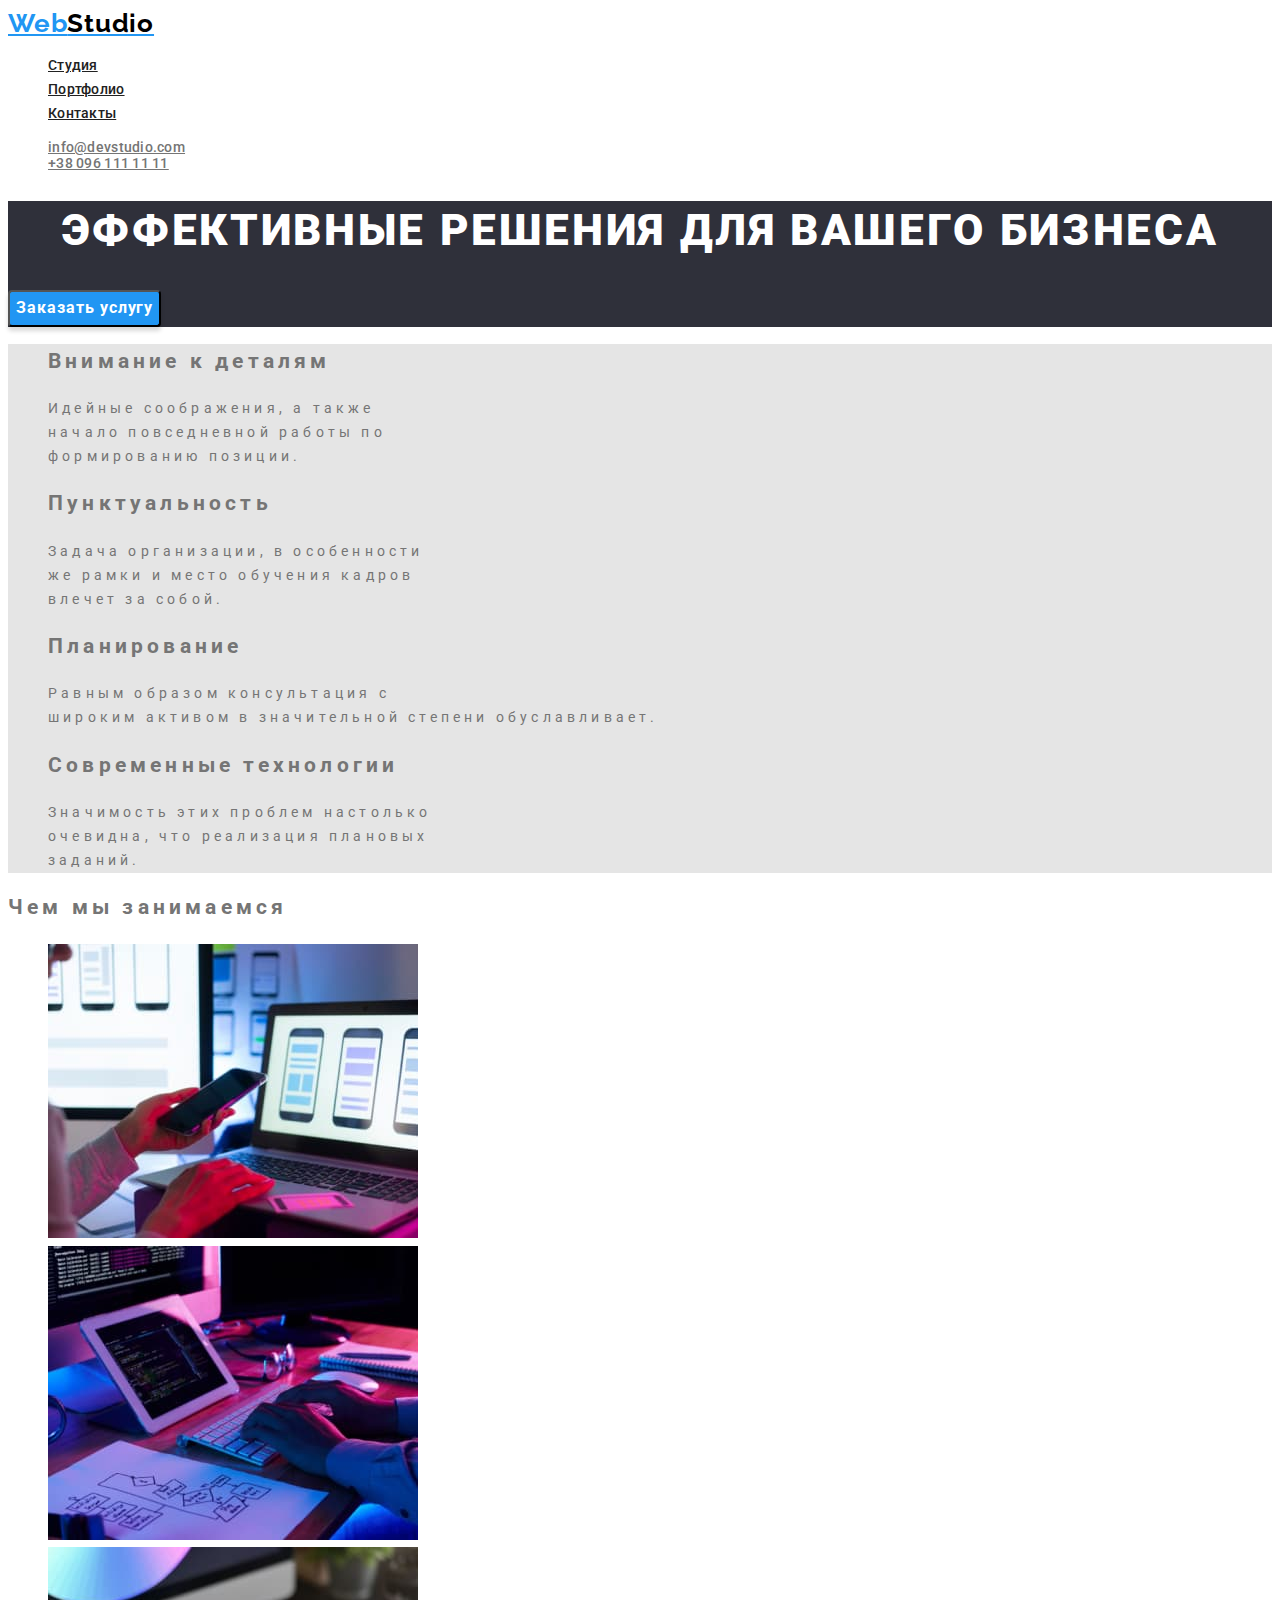
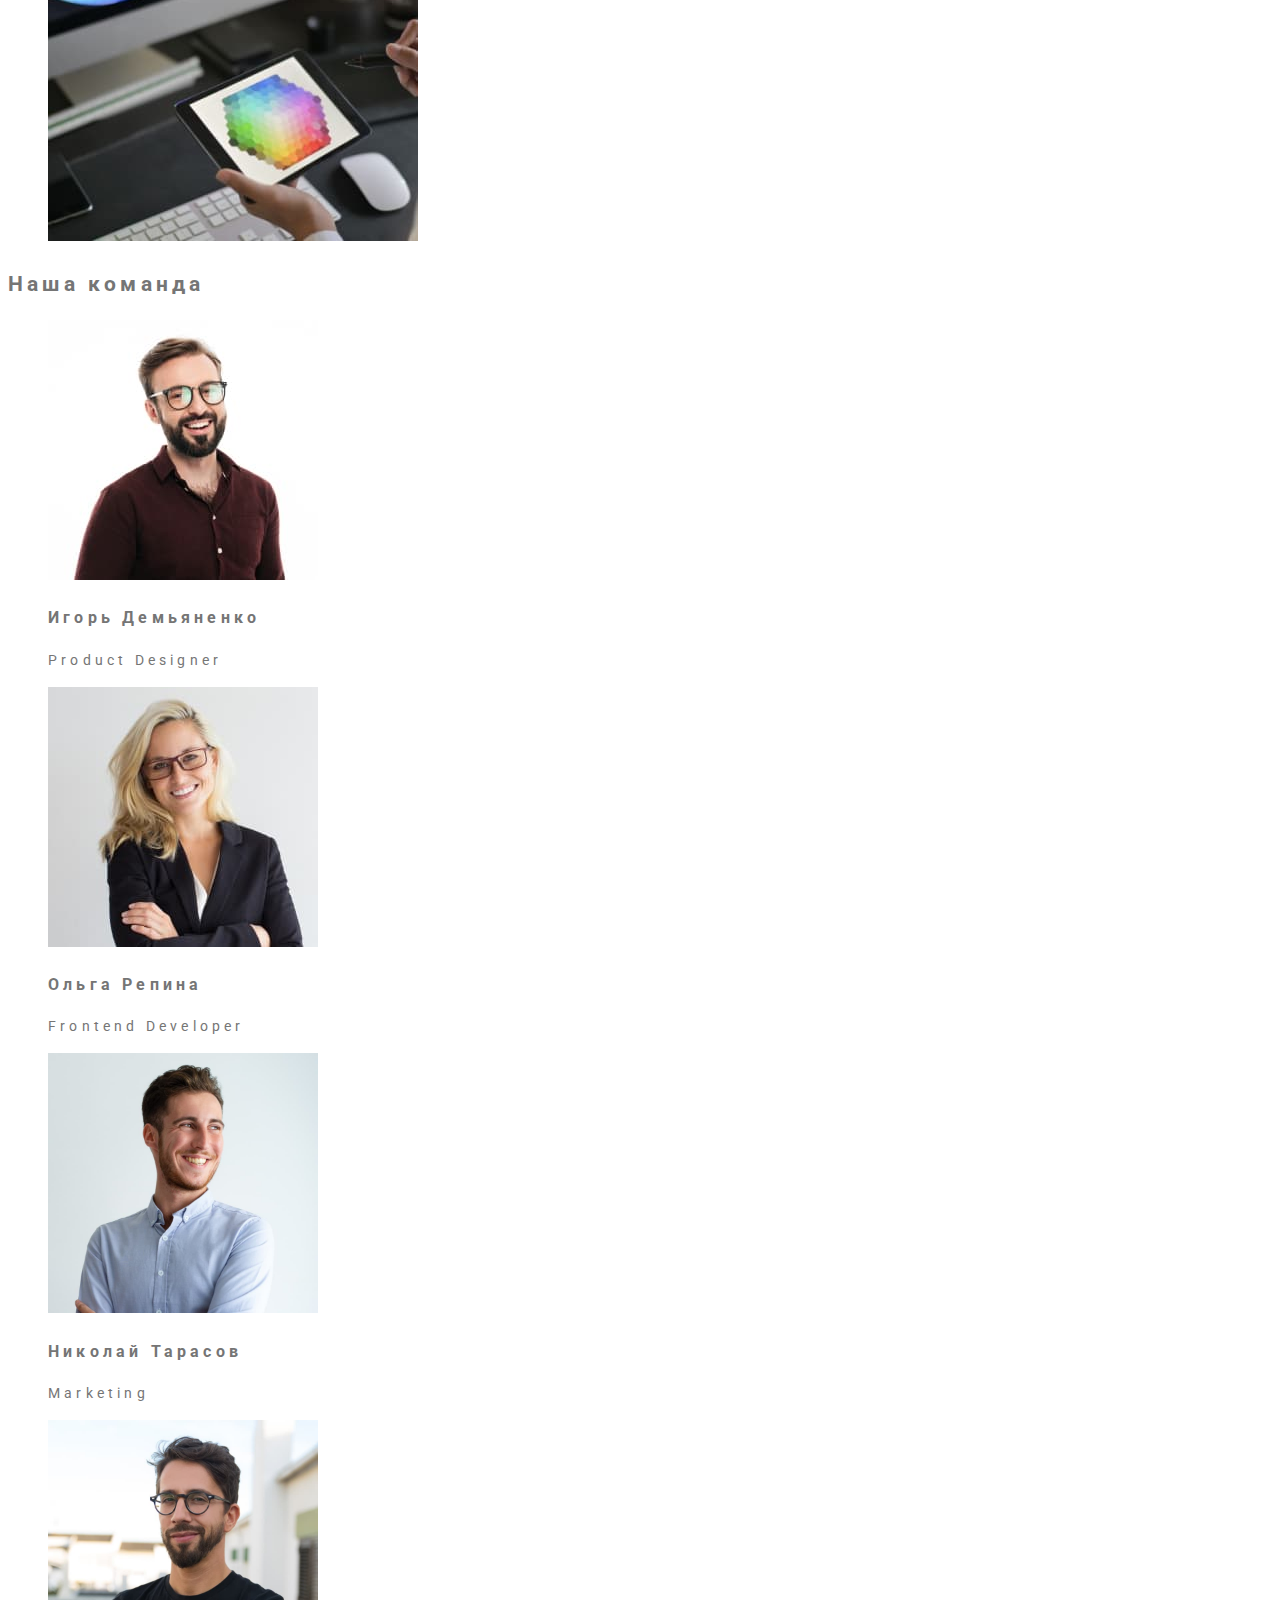
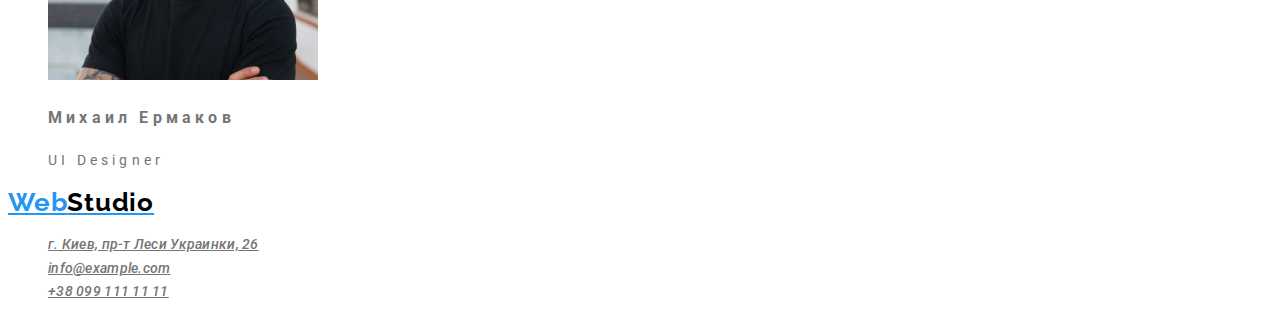
<file: index.html>
<!DOCTYPE html>
<html lang="en">
  <head>
    <meta charset="UTF-8" />
    <meta http-equiv="X-UA-Compatible" content="IE=edge" />
    <meta name="viewport" content="width=device-width, initial-scale=1.0" />
    <title>WebStudio</title>
    <link rel="preconnect" href="https://fonts.googleapis.com" />
    <link rel="preconnect" href="https://fonts.gstatic.com" crossorigin />
    <link
      href="https://fonts.googleapis.com/css2?family=Raleway:wght@700&family=Roboto:wght@400;500;700;900&display=swap"
      rel="stylesheet"
    />
    <link rel="stylesheet" href="./css/style.css" />
  </head>
  <body>
    <header class="header">
      <a href="./index.html" lang="en" class="logo-link"
        >Web<span class="logo-header">Studio</span></a
      >
      <nav class="header-nav">
        <ul class="header-list list">
          <li class="paragraph">
            <a href="" class="paragrahp-style hover">Студия</a>
          </li>
          <li class="paragraph">
            <a href="./portfolio.html" class="paragrahp-style">Портфолио</a>
          </li>
          <li class="paragraph">
            <a href="" class="paragrahp-style">Контакты</a>
          </li>
        </ul>
      </nav>
      <ul class="list-contacts">
        <li class="contact-imail">
          <a href="mailto:info@devstudio.com" class="imail-list info">info@devstudio.com</a>
        </li>
        <li class="contact-telephone">
          <a href="tel:+380961111111" class="contact-list info">+38 096 111 11 11</a>
        </li>
      </ul>
    </header>
    <main class="unique-part">
      <section class="main-section">
        <h1 class="main-title">Эффективные решения для вашего бизнеса</h1>
        <button class="order-button" type="button">Заказать услугу</button>
      </section>
      <section class="decision-section">
        <h2 class="visually-hidden">Преимущество</h2>
        <ul class="list-of-benefits">
          <li class="point-advantages">
            <h2 class="benefits-header">Внимание к деталям</h2>
            <p class="benefits-text">
              Идейные соображения, а также <br />
              начало повседневной работы по <br />
              формированию позиции.
            </p>
          </li>
          <li class="point-advantages">
            <h2 class="benefits-header">Пунктуальность</h2>
            <p class="benefits-text">
              Задача организации, в особенности <br />
              же рамки и место обучения кадров <br />
              влечет за собой.
            </p>
          </li>
          <li class="point-advantages">
            <h2 class="benefits-header">Планирование</h2>
            <p class="benefits-text">
              Равным образом консультация с <br />
              широким активом в значительной <b></b> степени обуславливает.
            </p>
          </li>
          <li class="point-advantages">
            <h2 class="benefits-header">Современные технологии</h2>
            <p class="benefits-text">
              Значимость этих проблем настолько <br />
              очевидна, что реализация плановых <br />
              заданий.
            </p>
          </li>
        </ul>
      </section>
      <section class="section-employment">
        <h2 class="busy-header">Чем мы занимаемся</h2>
        <ul class="offer-list">
          <li class="item-services">
            <img src="images/development/qw.jpg" alt="Веб Разработка" width="370" height="294" />
          </li>
          <li class="item-services">
            <img
              src="images/development/qwe.jpg"
              alt="Приложения на телефон"
              width="370"
              height="294"
            />
          </li>
          <li class="item-services">
            <img src="images/development/qwer.jpg" alt="Веб дизайн" width="370" height="294" />
          </li>
        </ul>
      </section>
      <section class="hidden-list">
        <h2 class="hidden-header">Наша команда</h2>
        <ul class="list-of-specialists">
          <li class="point-specialist">
            <img src="images/profi/as.jpg" alt="фото" width="270" height="260" />
            <h3 class="specialist">Игорь Демьяненко</h3>
            <p class="specialist-name" lang="en">Product Designer</p>
          </li>
          <li class="point-specialist">
            <img src="images/profi/asd.jpg" alt="фото" width="270" height="260" />
            <h3 class="specialist">Ольга Репина</h3>
            <p class="specialist-name" lang="en">Frontend Developer</p>
          </li>
          <li class="point-specialist">
            <img src="images/profi/asdf.jpg" alt="фото" width="270" height="260" />
            <h3 class="specialist">Николай Тарасов</h3>
            <p class="specialist-name" lang="en">Marketing</p>
          </li>
          <li class="point-specialist">
            <img src="images/profi/asdfg.jpg" alt="фото" width="270" height="260" />
            <h3 class="specialist">Михаил Ермаков</h3>
            <p class="specialist-name" lang="en">UI Designer</p>
          </li>
        </ul>
      </section>
    </main>
    <footer class="basement">
      <a href="./index.html" lang="en" class="logo-link"
        >Web<span class="logo-header">Studio</span></a
      >
      <address class="basement-address">
        <ul class="basement-list">
          <li class="basement-item">
            <a
              href="https://goo.gl/maps/iV2inNFUjzkezDSY9"
              class="address-footer info"
              target="_blank"
              rel="noopener noreferrer nofollow"
              >г. Киев, пр-т Леси Украинки, 26</a
            >
          </li>
          <li class="basement-item">
            <a class="contact-imail info" href="mailto:info@example.com">info@example.com</a>
          </li>
          <li class="basement-item">
            <a class="contact-telephone info" href="tel:+380991111111">+38 099 111 11 11</a>
          </li>
        </ul>
      </address>
    </footer>
  </body>
</html>
</file>
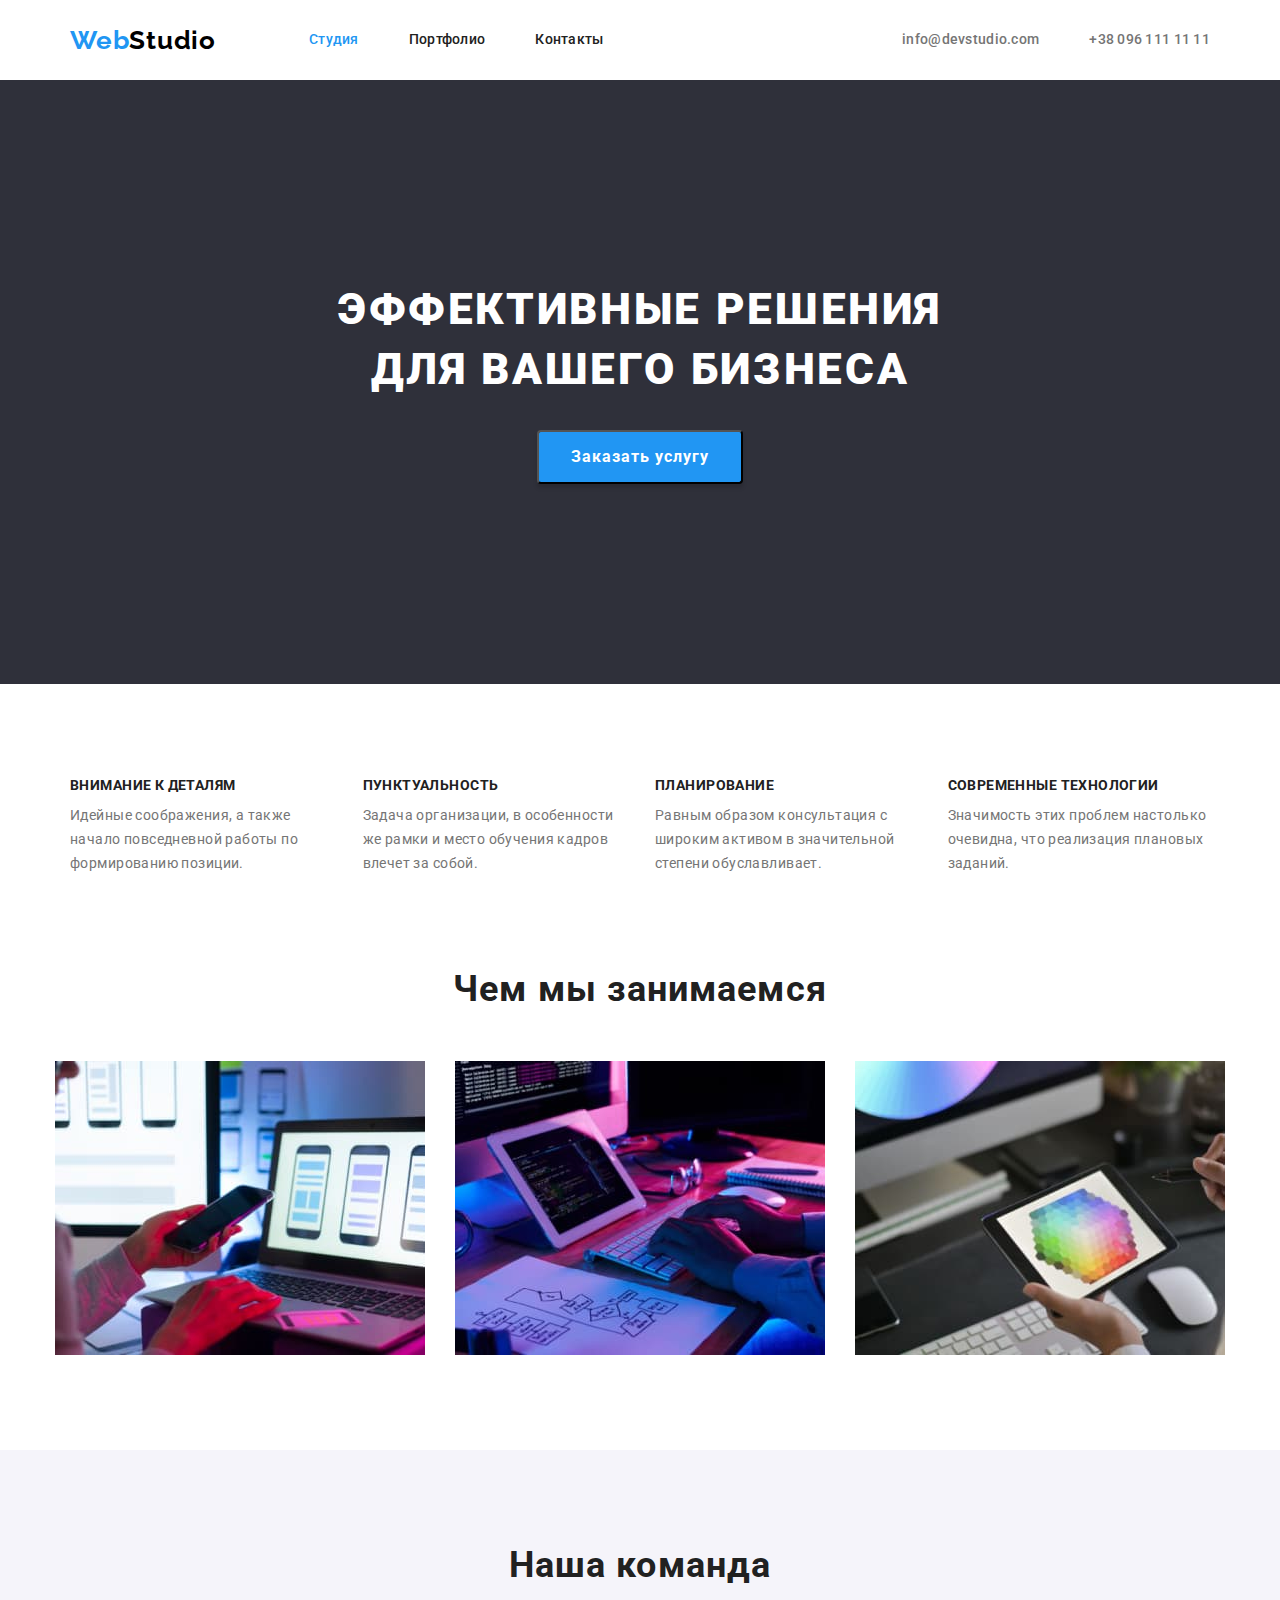
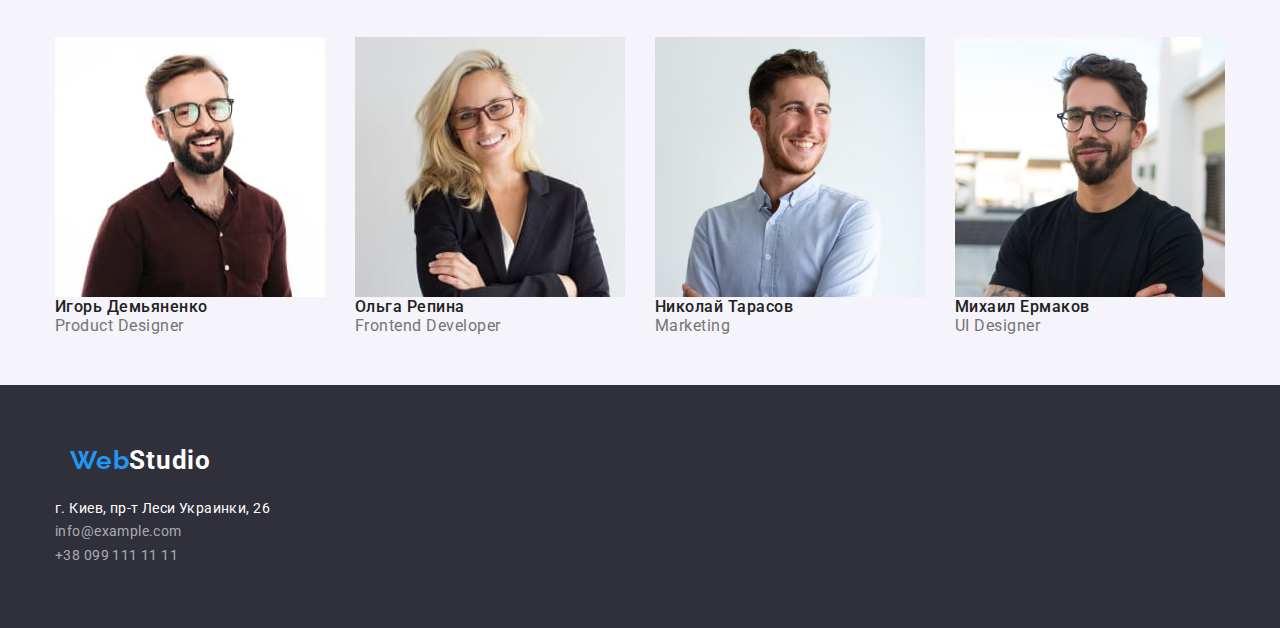
<file: goit-markup-hw-03/index.html>
<!DOCTYPE html>
<html lang="ru">
  <head>
    <meta charset="UTF-8" />
    <meta http-equiv="X-UA-Compatible" content="IE=edge" />
    <meta name="viewport" content="width=device-width, initial-scale=1.0" />
    <title>WebStudio</title>
    <link rel="preconnect" href="https://fonts.googleapis.com" />
    <link rel="preconnect" href="https://fonts.gstatic.com" crossorigin />
    <link
      href="https://fonts.googleapis.com/css2?family=Raleway:wght@700&family=Roboto:wght@400;500;700;900&display=swap"
      rel="stylesheet"
    />
    <link
      rel="stylesheet"
      href="https://cdnjs.cloudflare.com/ajax/libs/modern-normalize/1.1.0/modern-normalize.min.css"
    />
    <link rel="stylesheet" href="./css/style.css" />
  </head>
  <body>
    <header class="header">
      <div class="container hero">
        <a href="./index.html" lang="en" class="logo-link text-logo"
          >Web<span class="logo-header text-logo">Studio</span></a
        >
        <nav class="header-nav">
          <ul class="header-list list">
            <li class="paragraph">
              <a href="" class="paragrahp-style button-style text-logo">Студия</a>
            </li>
            <li class="paragraph">
              <a href="./portfolio.html" class="paragrahp-style text-logo">Портфолио</a>
            </li>
            <li class="paragraph">
              <a href="" class="paragrahp-style text-logo">Контакты</a>
            </li>
          </ul>
        </nav>
        <ul class="list-contacts" contact>
          <li class="contact-imail">
            <a href="mailto:info@devstudio.com" class="imail-list info text-logo"
              >info@devstudio.com</a
            >
          </li>
          <li class="contact-telephone contacts">
            <a href="tel:+380961111111" class="contact-list info text-logo">+38 096 111 11 11</a>
          </li>
        </ul>
      </div>
    </header>
    <main class="unique-part">
      <section class="main-section top-part">
        <div class="container">
          <h1 class="main-title">Эффективные решения для вашего бизнеса</h1>
          <button class="order-button" type="button">Заказать услугу</button>
        </div>
      </section>
      <section class="decision-section">
        <div class="container">
          <h2 class="visually-hidden">Преимущество</h2>
          <ul class="list-of-benefits">
            <li class="point-advantages">
              <h2 class="benefits-header">Внимание к деталям</h2>
              <p class="benefits-text">
                Идейные соображения, а также <br />
                начало повседневной работы по <br />
                формированию позиции.
              </p>
            </li>
            <li class="point-advantages">
              <h2 class="benefits-header">Пунктуальность</h2>
              <p class="benefits-text">
                Задача организации, в особенности <br />
                же рамки и место обучения кадров <br />
                влечет за собой.
              </p>
            </li>
            <li class="point-advantages">
              <h2 class="benefits-header">Планирование</h2>
              <p class="benefits-text">
                Равным образом консультация с <br />
                широким активом в значительной <b></b> степени обуславливает.
              </p>
            </li>
            <li class="point-advantages">
              <h2 class="benefits-header">Современные технологии</h2>
              <p class="benefits-text">
                Значимость этих проблем настолько <br />
                очевидна, что реализация плановых <br />
                заданий.
              </p>
            </li>
          </ul>
        </div>
      </section>
      <section class="section-employment">
        <div class="container">
          <h2 class="busy-header">Чем мы занимаемся</h2>
          <ul class="offer-list">
            <li class="item-services">
              <img src="images/development/qw.jpg" alt="Веб Разработка" width="370" height="294" />
            </li>
            <li class="item-services">
              <img
                src="images/development/qwe.jpg"
                alt="Приложения на телефон"
                width="370"
                height="294"
              />
            </li>
            <li class="item-services">
              <img src="images/development/qwer.jpg" alt="Веб дизайн" width="370" height="294" />
            </li>
          </ul>
        </div>
      </section>
      <section class="hidden-list">
        <div class="container">
          <h2 class="hidden-header">Наша команда</h2>
          <ul class="list-of-specialists">
            <li class="point-specialist">
              <img src="images/profi/as.jpg" alt="фото" width="270" height="260" />
              <h3 class="specialist">Игорь Демьяненко</h3>
              <p class="specialist-name" lang="en">Product Designer</p>
            </li>
            <li class="point-specialist">
              <img src="images/profi/asd.jpg" alt="фото" width="270" height="260" />
              <h3 class="specialist">Ольга Репина</h3>
              <p class="specialist-name" lang="en">Frontend Developer</p>
            </li>
            <li class="point-specialist">
              <img src="images/profi/asdf.jpg" alt="фото" width="270" height="260" />
              <h3 class="specialist">Николай Тарасов</h3>
              <p class="specialist-name" lang="en">Marketing</p>
            </li>
            <li class="point-specialist">
              <img src="images/profi/asdfg.jpg" alt="фото" width="270" height="260" />
              <h3 class="specialist">Михаил Ермаков</h3>
              <p class="specialist-name" lang="en">UI Designer</p>
            </li>
          </ul>
        </div>
      </section>
    </main>
    <footer class="main-section bottom-part">
      <div class="container">
        <a href="./index.html" lang="en" class="logo-link text-logo"
          >Web<span class="logo-header bottom text-logo">Studio</span></a
        >
        <address class="basement-address">
          <ul class="basement-list">
            <li class="basement-item">
              <a
                href="https://goo.gl/maps/iV2inNFUjzkezDSY9"
                class="address-footer info text-logo"
                target="_blank"
                rel="noopener noreferrer nofollow"
                >г. Киев, пр-т Леси Украинки, 26</a
              >
            </li>
            <li class="basement-item">
              <a class="contact-imail info text-logo" href="mailto:info@example.com "
                >info@example.com</a
              >
            </li>
            <li class="basement-item">
              <a class="contact-telephone info text-logo" href="tel:+380991111111"
                >+38 099 111 11 11</a
              >
            </li>
          </ul>
        </address>
      </div>
    </footer>
  </body>
</html>
</file>
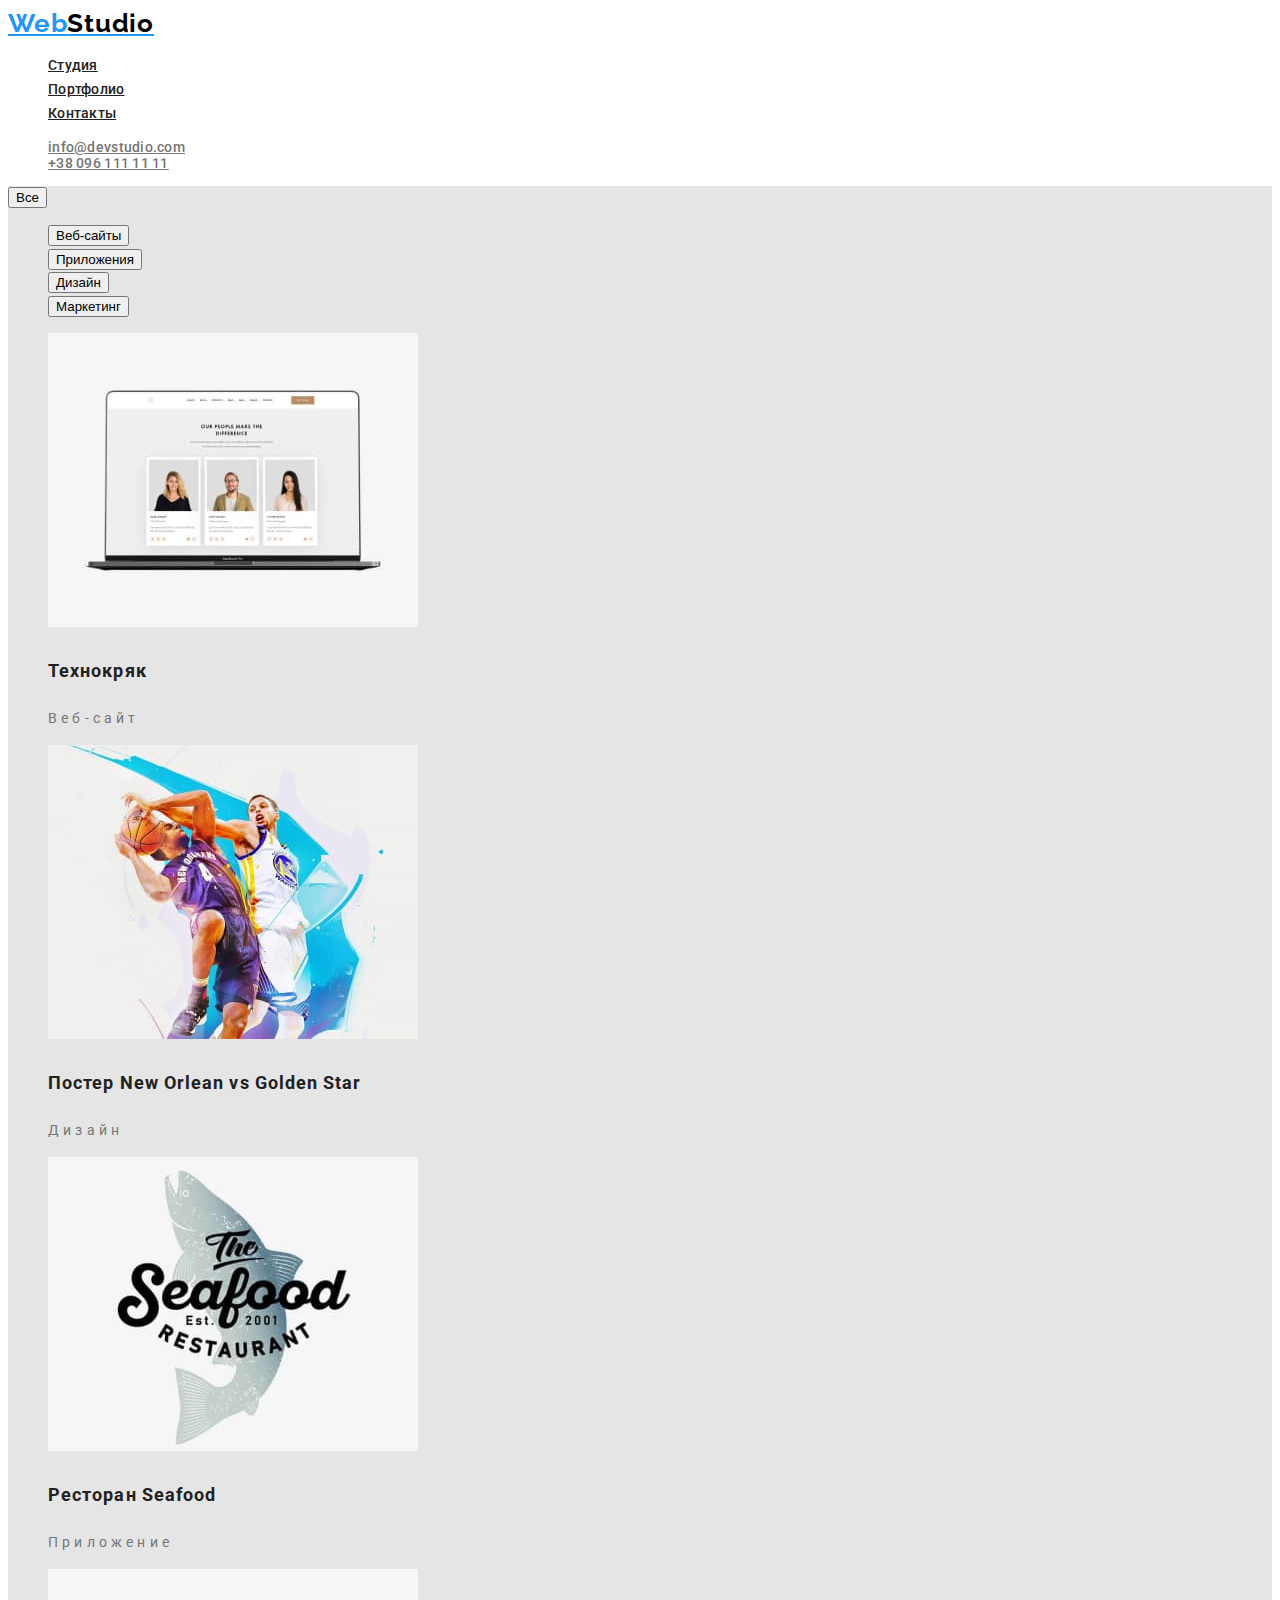
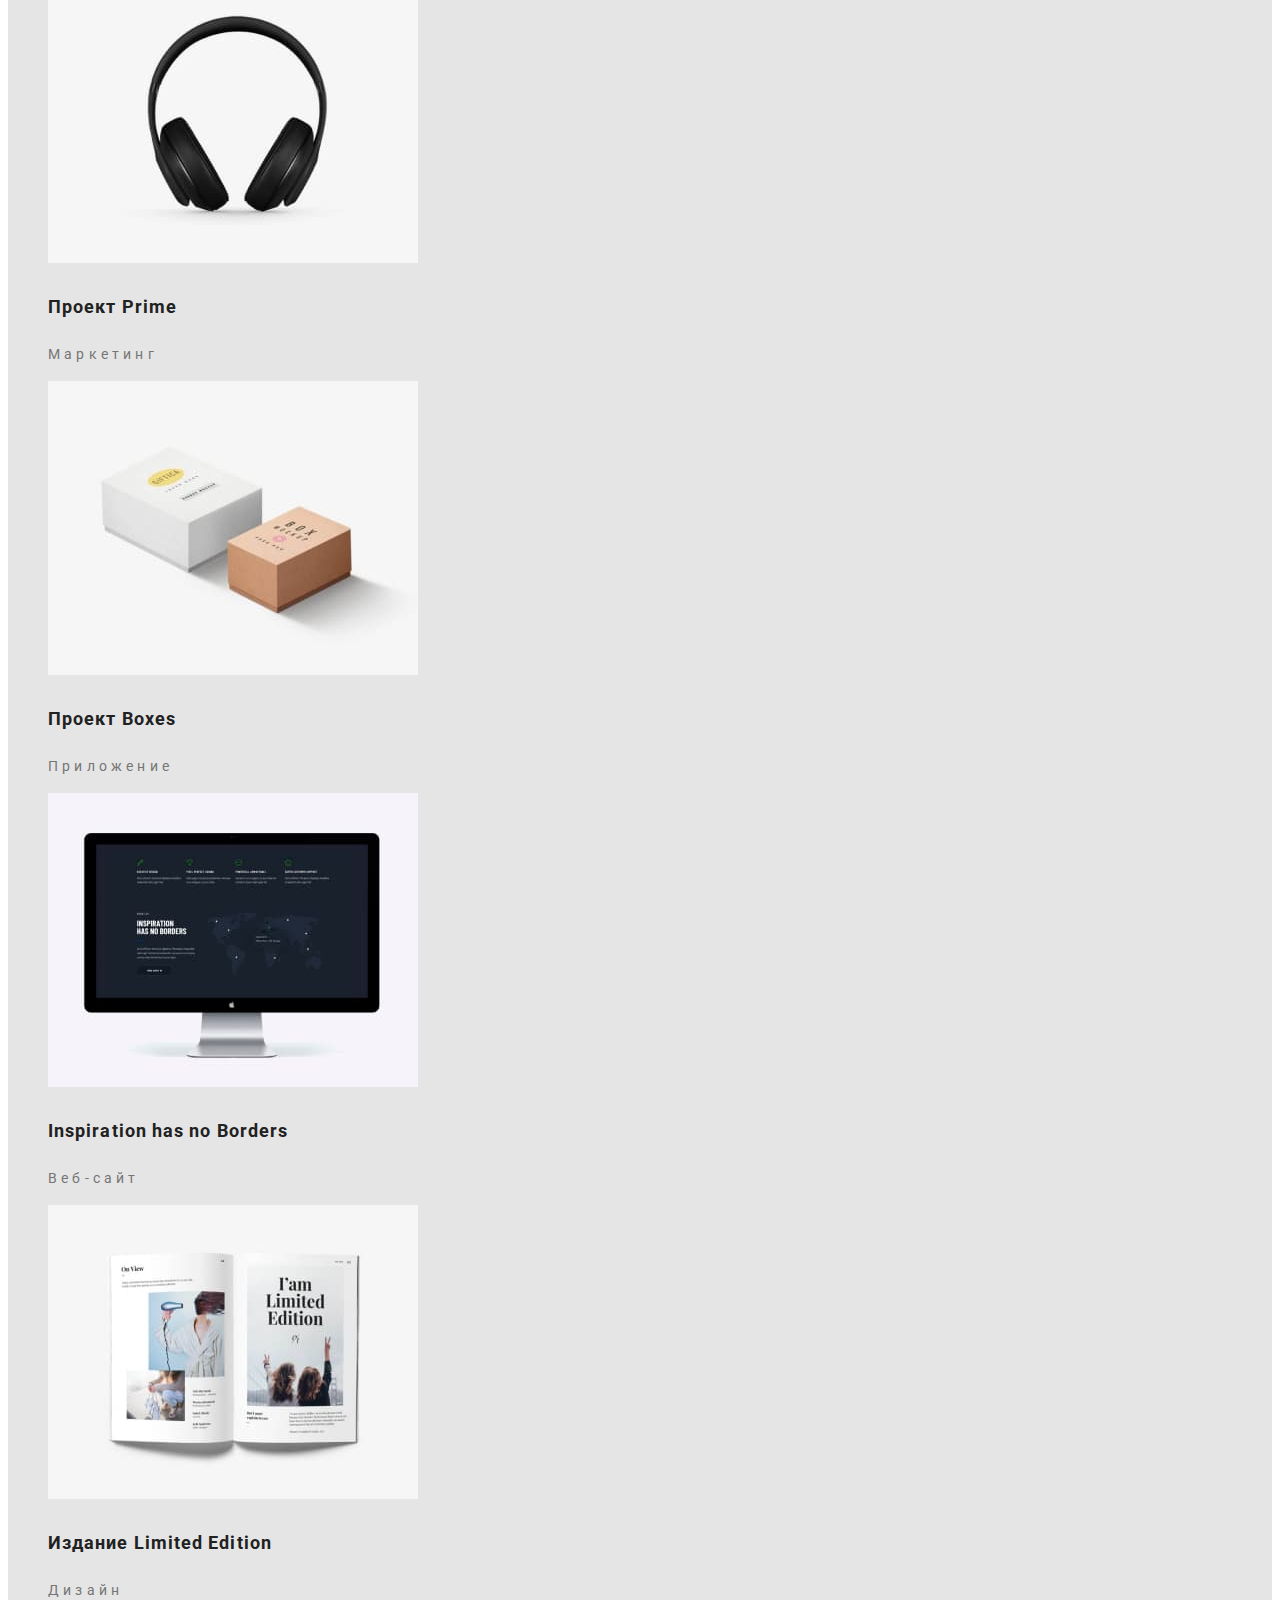
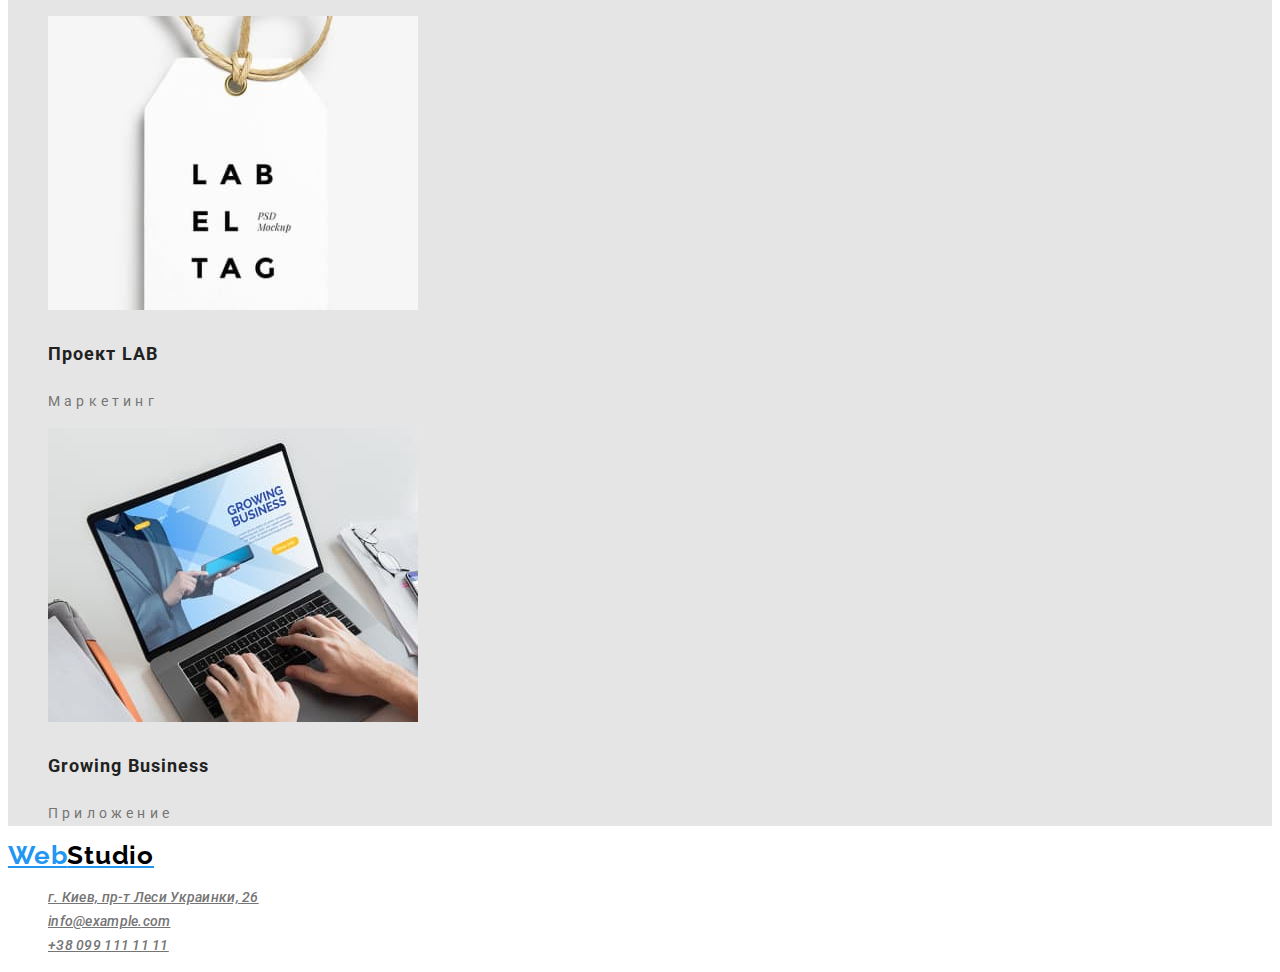
<file: portfolio.html>
<!DOCTYPE html>
<html lang="en">
  <head>
    <meta charset="UTF-8" />
    <meta http-equiv="X-UA-Compatible" content="IE=edge" />
    <meta name="viewport" content="width=device-width, initial-scale=1.0" />
    <title>WebStudio</title>
    <link rel="preconnect" href="https://fonts.googleapis.com" />
    <link rel="preconnect" href="https://fonts.gstatic.com" crossorigin />
    <link
      href="https://fonts.googleapis.com/css2?family=Raleway:wght@700&family=Roboto:wght@400;500;700;900&display=swap"
      rel="stylesheet"
    />
    <link rel="stylesheet" href="./css/style.css" />
  </head>
  <body>
    <header class="header">
      <a href="./index.html" lang="en" class="logo-link"
        >Web<span class="logo-header">Studio</span></a
      >
      <nav class="header-nav">
        <ul class="header-list list">
          <li class="paragraph">
            <a href="" class="paragrahp-style hover">Студия</a>
          </li>
          <li class="paragraph">
            <a href="./portfolio.html" class="paragrahp-style">Портфолио</a>
          </li>
          <li class="paragraph">
            <a href="" class="paragrahp-style">Контакты</a>
          </li>
        </ul>
      </nav>
      <ul class="list-contacts">
        <li class="contact-imail">
          <a href="mailto:info@devstudio.com" class="imail-list info">info@devstudio.com</a>
        </li>
        <li class="contact-telephone">
          <a href="tel:+380961111111" class="contact-list info">+38 096 111 11 11</a>
        </li>
      </ul>
    </header>
    <main class="main-basik">
      <section class="main-sections">
        <h2 class="visually-hidden">List of services</h2>
        <button type="button" class="button-all">Все</button>
        <ul class="example-list list">
          <li class="row-list"><button type="button" class="name-list-row">Веб-сайты</button></li>
          <li class="row-list"><button type="button" class="name-list-row">Приложения</button></li>
          <li class="row-list"><button type="button" class="name-list-row">Дизайн</button></li>
          <li class="row-list"><button type="button" class="name-list-row">Маркетинг</button></li>
        </ul>
      </section>
      <section>
        <h2 class="visually-hidden">Gallery of services</h2>
        <ul class="portfolio-projects-list list">
          <li class="portfolio-item">
            <img src="images/portfolio/team.jpg" alt="наша команда" width="370" height="294" />
            <h3 class="portfolio-title">Технокряк</h3>
            <p class="portfolio-text">Веб-сайт</p>
          </li>
          <li class="portfolio-item">
            <img
              src="images/portfolio/basketball.jpg"
              alt="Баскетболисты"
              width="370"
              height="294"
            />
            <h3 class="portfolio-title">Постер <span lang="en">New Orlean vs Golden Star</span></h3>
            <p class="portfolio-text">Дизайн</p>
          </li>
          <li class="portfolio-item">
            <img src="images/portfolio/logo.jpg" alt="Логотип ресторана" width="370" height="294" />
            <h3 class="portfolio-title">Ресторан <span lang="en">Seafood</span></h3>
            <p class="portfolio-text">Приложение</p>
          </li>
          <li class="portfolio-item">
            <img src="images/portfolio/headphones.jpg" alt="Наушники" width="370" height="294" />
            <h3 class="portfolio-title">Проект <span lang="en">Prime</span></h3>
            <p class="portfolio-text">Маркетинг</p>
          </li>
          <li class="portfolio-item">
            <img src="images/portfolio/boxes.jpg" alt="2 Коробки" width="370" height="294" />
            <h3 class="portfolio-title">Проект <span lang="en">Boxes</span></h3>
            <p class="portfolio-text">Приложение</p>
          </li>
          <li class="portfolio-item">
            <img src="images/portfolio/development.jpg" alt="Монитор" width="370" height="294" />
            <h3 class="portfolio-title"><span lang="en">Inspiration has no Borders</span></h3>
            <p class="portfolio-text">Веб-сайт</p>
          </li>
          <li class="portfolio-item">
            <img src="images/portfolio/design.jpg" alt="Журнал" width="370" height="294" />
            <h3 class="portfolio-title">Издание <span lang="en">Limited Edition</span></h3>
            <p class="portfolio-text">Дизайн</p>
          </li>
          <li class="portfolio-item">
            <img src="images/portfolio/marketing.jpg" alt="Реклама" width="370" height="294" />
            <h3 class="portfolio-title">Проект <span lang="en">LAB</span></h3>
            <p class="portfolio-text">Маркетинг</p>
          </li>
          <li class="portfolio-item">
            <img src="images/portfolio/web-applications.jpg" alt="Ноутбук" />
            <h3 class="portfolio-title"><span lang="en">Growing Business</span></h3>
            <p class="portfolio-text">Приложение</p>
          </li>
        </ul>
      </section>
    </main>
    <footer class="basement">
      <a href="./index.html" lang="en" class="logo-link"
        >Web<span class="logo-header">Studio</span></a
      >
      <address class="basement-address">
        <ul class="basement-list">
          <li class="basement-item">
            <a
              href="https://goo.gl/maps/iV2inNFUjzkezDSY9"
              class="address-footer info"
              target="_blank"
              rel="noopener noreferrer nofollow"
              >г. Киев, пр-т Леси Украинки, 26</a
            >
          </li>
          <li class="basement-item">
            <a class="contact-imail info" href="mailto:info@example.com">info@example.com</a>
          </li>
          <li class="basement-item">
            <a class="contact-telephone info" href="tel:+380991111111">+38 099 111 11 11</a>
          </li>
        </ul>
      </address>
    </footer>
  </body>
</html>
</file>
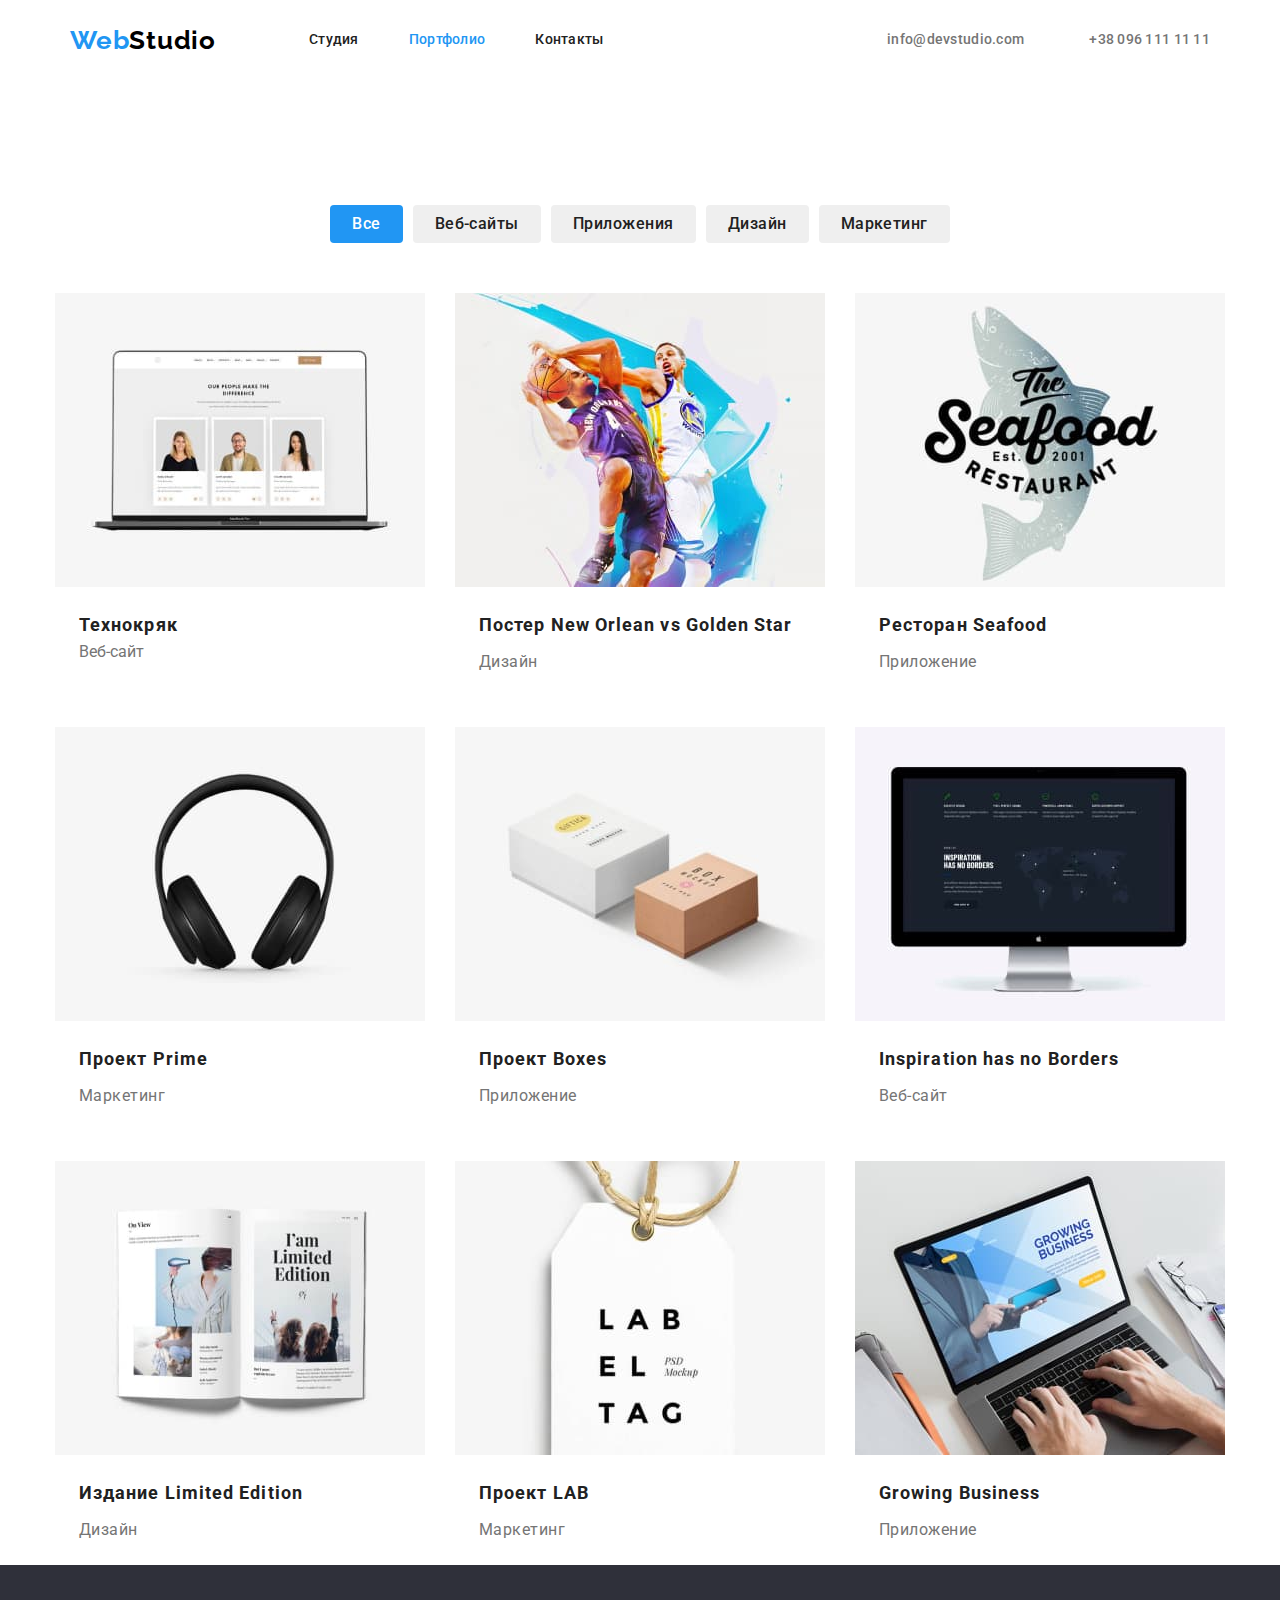
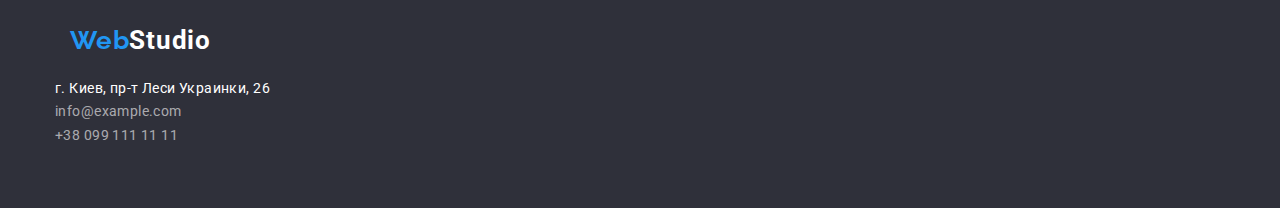
<file: goit-markup-hw-03/portfolio.html>
<!DOCTYPE html>
<html lang="ru">
  <head>
    <meta charset="UTF-8" />
    <meta http-equiv="X-UA-Compatible" content="IE=edge" />
    <meta name="viewport" content="width=device-width, initial-scale=1.0" />
    <title>WebStudio</title>
    <link rel="preconnect" href="https://fonts.googleapis.com" />
    <link rel="preconnect" href="https://fonts.gstatic.com" crossorigin />
    <link
      href="https://fonts.googleapis.com/css2?family=Raleway:wght@700&family=Roboto:wght@400;500;700;900&display=swap"
      rel="stylesheet"
    />
    <link
      rel="stylesheet"
      href="https://cdnjs.cloudflare.com/ajax/libs/modern-normalize/1.1.0/modern-normalize.min.css"
    />
    <link rel="stylesheet" href="./css/style.css" />
  </head>
  <body class="body">
    <header class="header">
      <div class="container">
        <a href="./index.html" lang="en" class="logo-link text-logo"
          >Web<span class="logo-header text-logo">Studio</span></a
        >
        <nav class="header-nav">
          <ul class="header-list list">
            <li class="paragraph">
              <a href="./index.html" class="paragrahp-style hover text-logo">Студия</a>
            </li>
            <li class="paragraph">
              <a href="./portfolio.html" class="paragrahp-style button-style text-logo"
                >Портфолио</a
              >
            </li>
            <li class="paragraph">
              <a href="" class="paragrahp-style text-logo">Контакты</a>
            </li>
          </ul>
        </nav>
        <ul class="list-contacts">
          <li class="contact-imail contacts">
            <a href="mailto:info@devstudio.com" class="imail-list info text-logo"
              >info@devstudio.com</a
            >
          </li>
          <li class="contact-telephone contacts">
            <a href="tel:+380961111111" class="contact-list info text-logo">+38 096 111 11 11</a>
          </li>
        </ul>
      </div>
    </header>
    <main class="main-basik">
      <section class="main-sections">
        <div class="container">
          <h1 class="visually-hidden">List of services</h1>
          <ul class="example-list list">
            <li class="current-list">
              <button type="button" class="button-current btn">Все</button>
            </li>
            <li class="current-list">
              <button type="button" class="button-current">Веб-сайты</button>
            </li>
            <li class="current-list">
              <button type="button" class="button-current">Приложения</button>
            </li>
            <li class="current-list">
              <button type="button" class="button-current">Дизайн</button>
            </li>
            <li class="current-list">
              <button type="button" class="button-current">Маркетинг</button>
            </li>
          </ul>
          <ul class="portfolio-projects-list list">
            <li class="portfolio-item">
              <img src="images/portfolio/team.jpg" alt="наша команда" width="370" height="294" />
              <div class="container-project">
                <h2 class="portfolio-title">Технокряк</h2>
                <p class="portfolio-text">Веб-сайт</p>
              </div>
            </li>
            <li class="portfolio-item">
              <img
                src="images/portfolio/basketball.jpg"
                alt="Баскетболисты"
                width="370"
                height="294"
              />
              <div class="container-project">
                <h2 class="portfolio-title">
                  Постер <span lang="en">New Orlean vs Golden Star</span>
                </h2>
                <p class="paragraf-name">Дизайн</p>
              </div>
            </li>
            <li class="portfolio-item">
              <img
                src="images/portfolio/logo.jpg"
                alt="Логотип ресторана"
                width="370"
                height="294"
              />
              <div class="container-project">
                <h2 class="portfolio-title">Ресторан <span lang="en">Seafood</span></h2>
                <p class="paragraf-name">Приложение</p>
              </div>
            </li>
            <li class="portfolio-item">
              <img src="images/portfolio/headphones.jpg" alt="Наушники" width="370" height="294" />
              <div class="container-project">
                <h2 class="portfolio-title">Проект <span lang="en">Prime</span></h2>
                <p class="paragraf-name">Маркетинг</p>
              </div>
            </li>
            <li class="portfolio-item">
              <img src="images/portfolio/boxes.jpg" alt="2 Коробки" width="370" height="294" />
              <div class="container-project">
                <h2 class="portfolio-title">Проект <span lang="en">Boxes</span></h2>
                <p class="paragraf-name">Приложение</p>
              </div>
            </li>
            <li class="portfolio-item">
              <img src="images/portfolio/development.jpg" alt="Монитор" width="370" height="294" />
              <div class="container-project">
                <h2 class="portfolio-title"><span lang="en">Inspiration has no Borders</span></h2>
                <p class="paragraf-name">Веб-сайт</p>
              </div>
            </li>
            <li class="portfolio-item">
              <img src="images/portfolio/design.jpg" alt="Журнал" width="370" height="294" />
              <div class="container-project">
                <h2 class="portfolio-title">Издание <span lang="en">Limited Edition</span></h2>
                <p class="paragraf-name">Дизайн</p>
              </div>
            </li>
            <li class="portfolio-item">
              <img src="images/portfolio/marketing.jpg" alt="Реклама" width="370" height="294" />
              <div class="container-project">
                <h2 class="portfolio-title">Проект <span lang="en">LAB</span></h2>
                <p class="paragraf-name">Маркетинг</p>
              </div>
            </li>
            <li class="portfolio-item">
              <img src="images/portfolio/web-applications.jpg" alt="Ноутбук" />
              <div class="container-project">
                <h2 class="portfolio-title"><span lang="en">Growing Business</span></h2>
                <p class="paragraf-name">Приложение</p>
              </div>
            </li>
          </ul>
        </div>
      </section>
    </main>
    <footer class="main-section bottom-part">
      <div class="container">
        <a href="./index.html" lang="en" class="logo-link text-logo"
          >Web<span class="logo-header bottom text-logo">Studio</span></a
        >
        <address class="basement-address">
          <ul class="basement-list">
            <li class="basement-item">
              <a
                href="https://goo.gl/maps/iV2inNFUjzkezDSY9"
                class="address-footer info text-logo"
                target="_blank"
                rel="noopener noreferrer nofollow"
                >г. Киев, пр-т Леси Украинки, 26</a
              >
            </li>
            <li class="basement-item">
              <a class="contact-imail info text-logo" href="mailto:info@example.com"
                >info@example.com</a
              >
            </li>
            <li class="basement-item">
              <a class="contact-telephone info text-logo" href="tel:+380991111111"
                >+38 099 111 11 11</a
              >
            </li>
          </ul>
        </address>
      </div>
    </footer>
  </body>
</html>
</file>
<file: css/style.css>
:root {
  --primary-text-color: #757575;
  --title-text-color: #212121;
  --header-background-color: #ffffff;
  --footer-background-color: #2f303a;
  --center-page-color: #e5e5e5;
  --page-bottom-color: #f5f4fa;
  --white-color: #ffffff;
  --accent-color: #2196f3;
  --logo-style: #000000;
}

body {
  font-family: 'Roboto', sans-serif;
  color: #757575;
  font-size: 14px;
  line-height: 1.71;
  letter-spacing: 0.3em;
}

ul {
  list-style: none;
}

.text-logo {
    text-decoration: none;
}

/* Цвет вторичного текста #757575; /*
/* Цвет основного текста #212121; /*
/* Цвет фона шапки #FFFFFF; /*
/* Цвет фона Верхней части и Подвала #2F303A; /*
/* Цвет средины страницы #E5E5E5; /*
/* Цвет нижней части страницы #F5F4FA; /*
/* Белый #FFFFFF; /*
/* Акцент #2196F3; /*

/* ______________________header style______________ */

.header {
  background-color: var(--header-background-color);
}

.logo-link {
  color: var(--accent-color);
  font-family: 'Raleway', sans-serif;
  font-style: normal;
  font-weight: 700;
  font-size: 26px;
  line-height: 1.19;
  letter-spacing: 0.03em;
}

.logo-header {
  font-family: 'Raleway', sans-serif;
  color: var(--logo-style);
}

.bottom {
  font-family: 'Raleway', sans-serif;
  color: var(--white-color);
}

/* ссылки */
.paragrahp-style {
  font-style: normal;
  font-weight: 500;
  font-size: 14px;
  line-height: 1.14;
  letter-spacing: 0.02em;
  color: var(--title-text-color);
}

.paragrahp-style:hover {
  color: var(--accent-color);
}

.imail-list, .info:hover {
  color: var(--accent-color);
}

.info {
  font-weight: 500;
  font-size: 14px;
  line-height: 1.14;
  letter-spacing: 0.02em;
  color: var(--primary-text-color);
}

/* -------------------main style-------------------- */

.main-section {
  background-color: var(--footer-background-color);
}
/* Главный заголовок */
.main-title {
  font-weight: 900;
  font-size: 44px;
  line-height: 1.36;
  text-align: center;
  letter-spacing: 0.06em;
  text-transform: uppercase;
  color: var(--white-color);
}

.list-contacts {
  font-weight: 500;
  font-size: 14px;
  line-height: 1.14;
  letter-spacing: 0.02em;
  color: var(--primary-text-color);
}

/* Кнопка */
.order-button {
  background-color: var(--accent-color);
  color: var(--white-color);
  box-shadow: 0px 4px 4px rgba(0, 0, 0, 0.15);
  border-radius: 4px;
  font-weight: 700;
  font-size: 16px;
  line-height: 1.88;
  letter-spacing: 0.06em;
  font-family: inherit;
  letter-spacing: 0.06em;
}

.button-current {
    color: var(--accent-color);
}

.order-button:hover 
.order-button:focus {
  background-color: var(--accent-color);
}

/* Фон №2 */
.decision-section,
.main-basik {
  background-color: var(--center-page-color);
}
/* скрытый заголовок */
.visually-hidden {
  position: absolute;
  width: 1px;
  height: 1px;
  margin: -1px;
  border: 0;
  padding: 0;
  white-space: nowrap;
  clip-path: inset(100%);
  clip: rect(0 0 0 0);
  overflow: hidden;
}

/* portf list */
.button-current, {
  font-weight: 500;
  font-size: 16px;
  line-height: 1.62;
  text-align: center;
  letter-spacing: 0.03em;
  color: var(--title-text-color);
}

.button-current:hover {
  background-color: var(--accent-color);
  color: var(--white-color);
}

.portfolio-title {
  font-weight: 700;
  font-size: 18px;
  line-height: 2;
  letter-spacing: 0.06em;
  color: var(--title-text-color);

.portfolio-text {
  font-weight: 400;
  font-size: 16px;
  line-height: 1.87;
  letter-spacing: 0.03em;
  color: var(--primary-text-color);
}

/* качества */
.benefits-header {
  font-weight: 700;
  font-size: 14px;
  line-height: 1.14;
  letter-spacing: 0.03em;
  text-transform: uppercase;
  color: var(--title-text-color);
}

.benefits-text {
  font-weight: 400;
  font-size: 14px;
  line-height: 1.71;
  letter-spacing: 0.03em;
  color: var(--primary-text-color);
}

.busy-header {
  font-weight: 700;
  font-size: 36px;
  line-height: 1.16;
  text-align: center;
  letter-spacing: 0.03em;
  color: var(--title-text-color);
}
/* наша команда */
.hidden-list {
  background-color: var(--page-bottom-color);
}

.hidden-header {
  font-weight: 700;
  font-size: 36px;
  line-height: 1.16;
  text-align: center;
  letter-spacing: 0.03em;
  color: var(--title-text-color);
}

.specialist {
  font-weight: 500;
  font-size: 16px;
  line-height: 1.19;
  letter-spacing: 0.03em;
  color: var(--title-text-color);
}

.specialist-name {
  font-weight: 400;
  font-size: 16px;
  line-height: 1.19;
  letter-spacing: 0.03em;
  color: var(--primary-text-color);
}

/* __________________footer stryle_________________ */

.basement {
  background-color: var(--footer-background-color);
}


.address-footer {
  font-weight: 400;
  font-size: 14px;
  line-height: 24px;
  letter-spacing: 0.03em;
  color: var(--white-color);
}

.contact-imail {
  font-weight: 400;
  font-size: 14px;
  line-height: 1.71;
  letter-spacing: 0.03em;
  color: rgba(255, 255, 255, 0.6);
}

.contact-telephone {
  font-weight: 400;
  font-size: 14px;
  line-height: 1.71;
  letter-spacing: 0.03em;
  color: rgba(255, 255, 255, 0.6);
}
</file>
<file: goit-markup-hw-03/css/style.css>
:root {
  --primary-text-color: #757575;
  --title-text-color: #212121;
  --header-background-color: #ffffff;
  --footer-background-color: #2f303a;
  --center-page-color: #e5e5e5;
  --page-bottom-color: #f5f4fa;
  --white-color: #ffffff;
  --accent-color: #2196f3;
  --logo-style: #000000;
}

html {
  box-sizing: border-box;
}

*,
*::before,
*::after {
  box-sizing: inherit;
}

p,
h1,
h2,
h3,
h4,
h5,
h6 {
  margin: 0;
}

ul,
ol {
  margin: 0;
  padding: 0;
}

body {
  font-family: 'Roboto', sans-serif;
  color: var(--primary-text-color);
  margin: 0;
}

ul,
ol {
  list-style: none;
}

.text-logo {
  text-decoration: none;
}

img {
  display: block;
}

.container {
  max-width: 1200px;
  width: 100%;
  margin-left: auto;
  margin-right: auto;
  padding: 0 15px;
}

/* Цвет вторичного текста #757575; /*
/* Цвет основного текста #212121; /*
/* Цвет фона шапки #FFFFFF; /*
/* Цвет фона Верхней части и Подвала #2F303A; /*
/* Цвет средины страницы #E5E5E5; /*
/* Цвет нижней части страницы #F5F4FA; /*
/* Белый #FFFFFF; /*
/* Акцент #2196F3; /*

/* ______________________header style______________ */

.header {
  background-color: var(--header-background-color);
}

.header .container {
  display: flex;
  align-items: center;
}

.logo-link {
  color: var(--accent-color);
  font-family: 'Raleway', sans-serif;
  font-style: normal;
  font-weight: 700;
  font-size: 26px;
  line-height: 1.19;
  letter-spacing: 0.03em;
}

.logo-link {
  padding-left: 15px;
}

.logo-header {
  font-family: 'Raleway', sans-serif;
  color: var(--logo-style);
}

.bottom {
  font-family: 'Roboto', sans-serif;
  color: var(--white-color);
}

/* ссылки */
.paragrahp-style {
  font-style: normal;
  font-weight: 500;
  font-size: 14px;
  line-height: 1.14;
  letter-spacing: 0.02em;
  color: var(--title-text-color);
}

.paragrahp-style:hover {
  color: var(--accent-color);
}

.button-current {
  font-weight: 500;
  font-size: 16px;
  line-height: 1.62;
  text-align: center;
  letter-spacing: 0.03em;
  color: var(--title-text-color);
}

.button-style {
  color: var(--accent-color);
}

.button-current:hover {
  background-color: var(--accent-color);
  color: var(--white-color);
}

.header-list {
  display: flex;
  margin-left: 93px;
  padding-left: 0;
}

.contacts {
  margin-right: 15px;
}

.list-contacts {
  display: flex;
  padding-left: 0;
  margin-left: auto;
}

.paragraph:not(:first-child),
.contacts:not(:first-child) {
  margin-left: 50px;
}

.paragrahp-style {
  display: block;
  padding: 32px 0;
}

.imail-list,
.info:hover {
  color: var(--accent-color);
}

.info {
  font-weight: 500;
  font-size: 14px;
  line-height: 1.14;
  letter-spacing: 0.02em;
  color: var(--primary-text-color);
}

/* -------------------main style-------------------- */

.main-section {
  background-color: var(--footer-background-color);
}
/* Главный заголовок */
.main-title {
  font-weight: 900;
  font-size: 44px;
  line-height: 1.36;
  text-align: center;
  letter-spacing: 0.06em;
  text-transform: uppercase;
  color: var(--white-color);
}

.top-part {
  padding: 200px 0;
}

.main-title {
  margin: 0 auto;
  width: 696px;
}

.list-contacts {
  font-weight: 500;
  font-size: 14px;
  line-height: 1.14;
  letter-spacing: 0.02em;
  color: var(--primary-text-color);
}

/* Кнопка */
.order-button {
  background-color: var(--accent-color);
  color: var(--white-color);
  box-shadow: 0px 4px 4px rgba(0, 0, 0, 0.15);
  border-radius: 4px;
  font-weight: 700;
  font-size: 16px;
  line-height: 1.88;
  letter-spacing: 0.06em;
  font-family: inherit;
  letter-spacing: 0.06em;
}

.order-button:hover {
  background-color: #188ce8;
}

.order-button {
  display: block;
  margin: 30px auto 0 auto;
  padding: 10px 32px;
}

/* скрытый заголовок */
.visually-hidden {
  position: absolute;
  width: 1px;
  height: 1px;
  margin: -1px;
  border: 0;
  padding: 0;
  white-space: nowrap;
  clip-path: inset(100%);
  clip: rect(0 0 0 0);
  overflow: hidden;
}

/* portf list */

.btn {
  background-color: var(--accent-color);
  color: var(--white-color);
}

.portfolio-title {
  font-weight: 700;
  font-size: 18px;
  line-height: 2;
  letter-spacing: 0.06em;
  color: var(--title-text-color);
}

.example-list {
  display: flex;
  justify-content: center;
  margin-top: 125px;
}

.current-list:not(:first-child) {
  margin-left: 10px;
}

.current {
  flex-basis: calc((100% - 2 * 30px) / 3);
}

.button-current {
  padding: 6px 22px;
  border: none;
  border-radius: 4px;
}

.paragraf-name {
  font-weight: 400;
  font-size: 16px;
  line-height: 30px;
  letter-spacing: 0.03em;
  color: #757575;
}

.portfolio-projects-list {
  display: flex;
  flex-wrap: wrap;
  gap: 30px;
  margin-top: 50px;
  justify-content: center;
}

.container-project {
  padding: 20px 24px;
  border: 1px solid var(--border-main-color);
  border-top: none;
}

.paragraf-name {
  margin-top: 4px;
  font-size: 16px;
  line-height: 1.88;
}

/* качества */

.benefits-header {
  font-weight: 700;
  font-size: 14px;
  line-height: 1.14;
  letter-spacing: 0.03em;
  text-transform: uppercase;
  color: var(--title-text-color);
}

.list-of-benefits {
  display: flex;
  padding: 94px 15px;
}

.point-advantages {
  width: 270px;
}

.point-advantages:not(:first-child) {
  margin-left: 30px;
}

.benefits-header {
  font-weight: 700;
  line-height: 1.14;
  text-transform: uppercase;
}

.benefits-text {
  margin-top: 10px;
}

.benefits-text {
  font-weight: 400;
  font-size: 14px;
  line-height: 1.71;
  letter-spacing: 0.03em;
  color: var(--primary-text-color);
}

.busy-header {
  font-weight: 700;
  font-size: 36px;
  line-height: 1.16;
  text-align: center;
  letter-spacing: 0.03em;
  color: var(--title-text-color);
}

.busy-header {
  width: 376;
  margin-bottom: 50px;
}

/* наша команда */
.hidden-list {
  background-color: var(--page-bottom-color);
}

.hidden-list {
  padding-top: 95px;
  padding-bottom: 50px;
}

.section-employment {
  padding-bottom: 95px;
}

.offer-list {
  display: flex;
}

.item-services:not(:first-child) {
  margin-left: 30px;
}

.list-of-specialists {
  display: flex;
}

.point-specialist:not(:first-child) {
  margin-left: 30px;
}

.hidden-header {
  font-weight: 700;
  font-size: 36px;
  line-height: 1.16;
  text-align: center;
  letter-spacing: 0.03em;
  color: var(--title-text-color);
}

.hidden-header {
  /* width: 264px; */
  margin-bottom: 50px;
}

.specialist {
  font-weight: 500;
  font-size: 16px;
  line-height: 1.19;
  letter-spacing: 0.03em;
  color: var(--title-text-color);
}

.specialist-name {
  font-weight: 400;
  font-size: 16px;
  line-height: 1.19;
  letter-spacing: 0.03em;
  color: var(--primary-text-color);
}

/* __________________footer stryle_________________ */

.basement {
  background-color: var(--footer-background-color);
}

.bottom-part > .container {
  padding-top: 60px;
  padding-bottom: 60px;
}

.basement-list {
  margin-top: 20px;
}

.address-footer {
  font-weight: 400;
  font-style: normal;
  font-size: 14px;
  line-height: 24px;
  letter-spacing: 0.03em;
  color: var(--white-color);
}

.contact-imail {
  font-weight: 400;
  font-style: normal;
  font-size: 14px;
  line-height: 1.71;
  letter-spacing: 0.03em;
  color: rgba(255, 255, 255, 0.6);
}

.contact-telephone {
  font-weight: 400;
  font-style: normal;
  font-size: 14px;
  line-height: 1.71;
  letter-spacing: 0.03em;
  color: rgba(255, 255, 255, 0.6);
}
</file>
